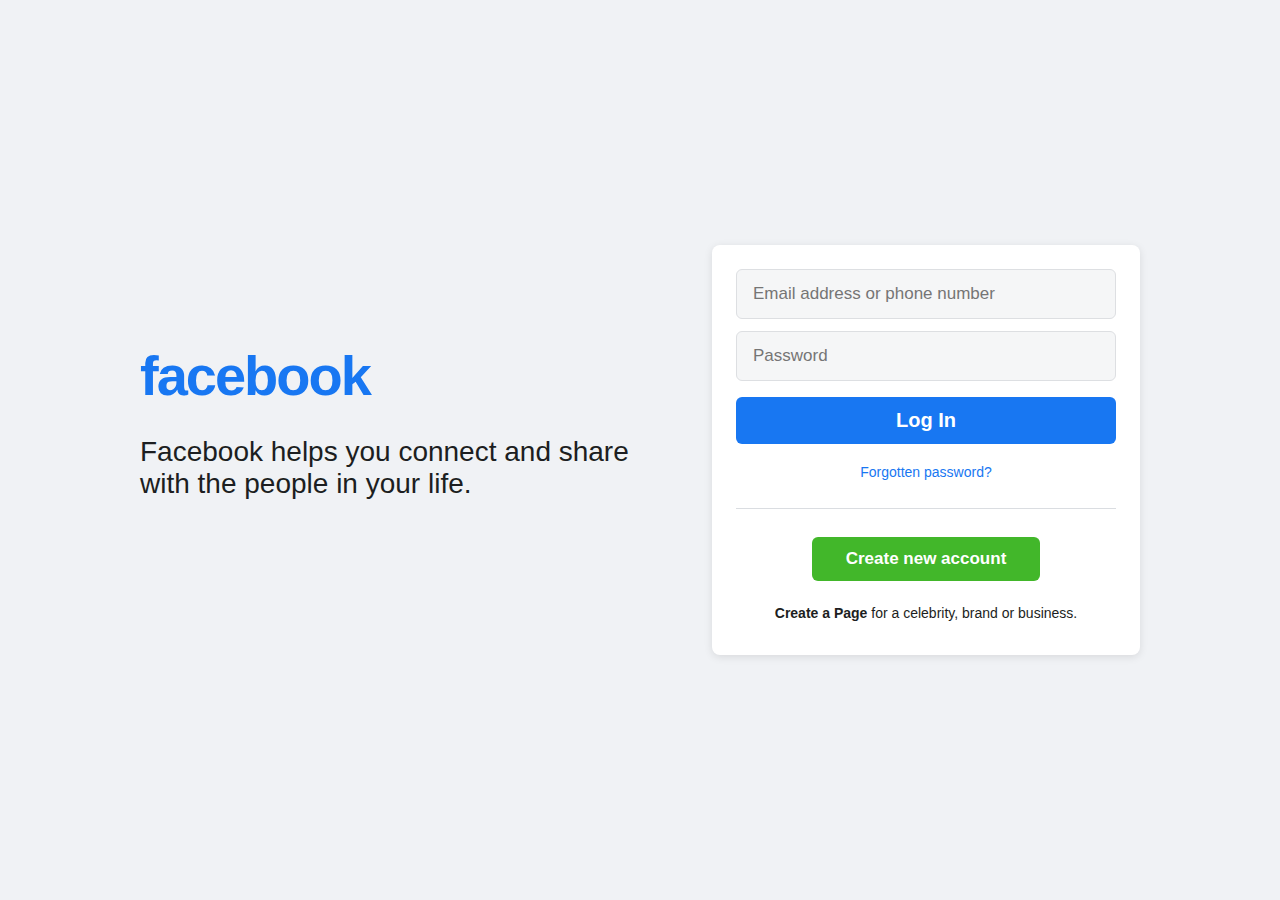
<file: Facebook/index.html>
<!DOCTYPE html>
<html lang="en">
<head>
    <meta charset="UTF-8">
    <meta name="viewport" content="width=device-width, initial-scale=1.0">
    <link rel="stylesheet" href="style.css">
    <title>Facebook – log in or sign up</title>
</head>
<body>
    <div class="fb-root">
        <div class="login-main">
            <div class="login-left">
                <h1>facebook</h1>
                <p>Facebook helps you connect and share<br>with the people in your life.</p>
            </div>
            <div class="login-right">
                <form class="login-form" autocomplete="off">
                    <input type="text" placeholder="Email address or phone number" required>
                    <input type="password" placeholder="Password" required>
                    <button type="submit" class="login-btn">Log In</button>
                    <a href="#" class="forgot-link">Forgotten password?</a>
                    <hr>
                    <a href="register.html" class="create-btn">Create new account</a>
                </form>
                <p class="create-page"><a href="#">Create a Page</a> for a celebrity, brand or business.</p>
            </div>
        </div>
    </div>
</body>
</html>
</file>
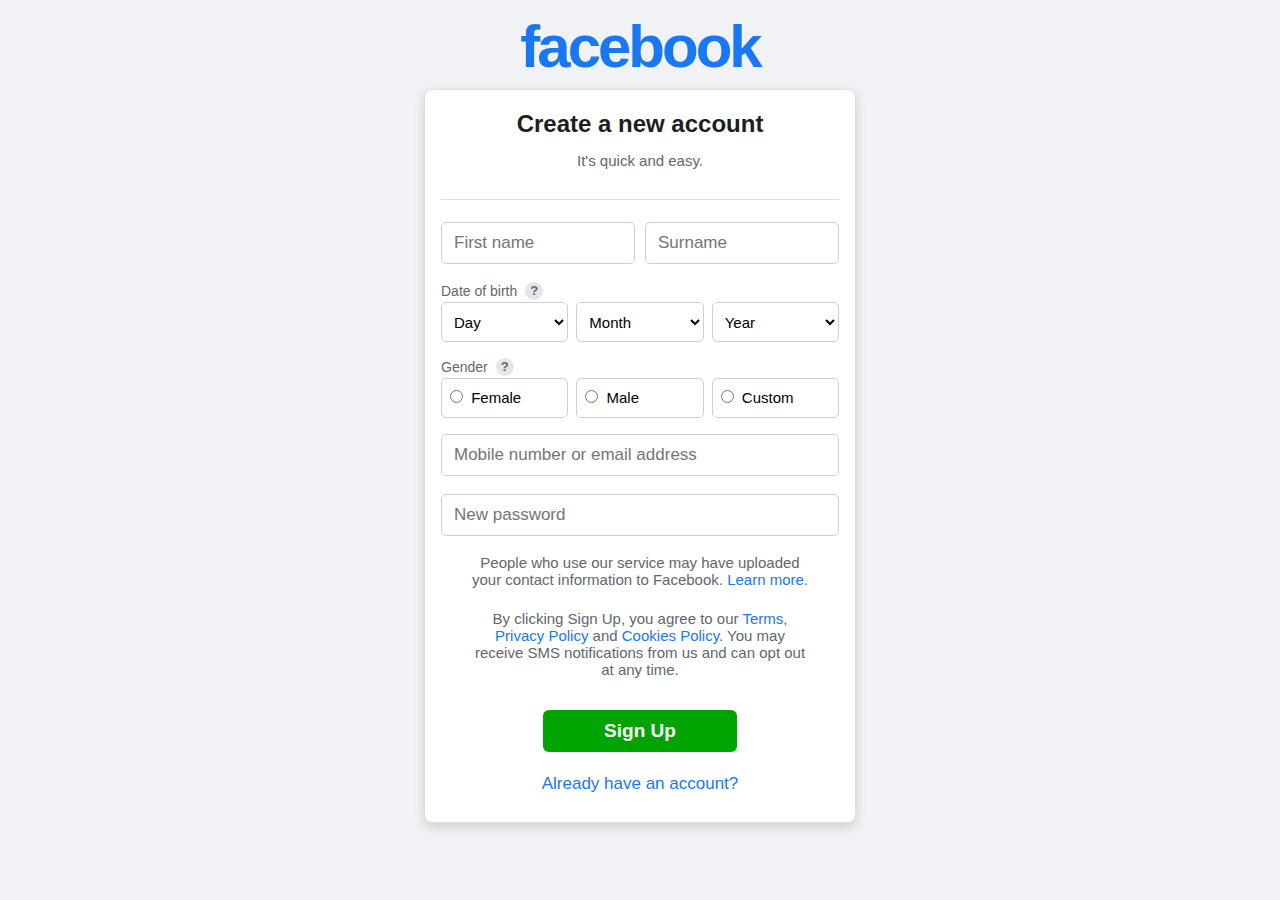
<file: Facebook/register.html>
<!DOCTYPE html>
<html lang="en">
<head>
    <meta charset="UTF-8">
    <meta name="viewport" content="width=device-width, initial-scale=1.0">
    <link rel="stylesheet" href="register.css">
    <title>Sign Up for Facebook</title>
</head>
<body>
    <div class="register-logo">
        <span class="fb-logo">facebook</span>
    </div>
    <div class="register-root">
        <form class="register-form" autocomplete="off">
            <h2>Create a new account</h2>
            <p>It's quick and easy.</p>
            <hr>
            <div class="register-names">
                <input type="text" placeholder="First name" required>
                <input type="text" placeholder="Surname" required>
            </div>
            <div class="register-row">
                <label for="dob-day" class="register-label">
                    Date of birth <span title="Click for more info" class="info-icon">?</span>
                </label>
                <div class="dob-selects">
                    <select id="dob-day" required>
                        <option value="">Day</option>
                        <script>
                            for(let i=1;i<=31;i++)document.write(`<option value="${i}">${i}</option>`);
                        </script>
                    </select>
                    <select id="dob-month" required>
                        <option value="">Month</option>
                        <option value="1">Jan</option>
                        <option value="2">Feb</option>
                        <option value="3">Mar</option>
                        <option value="4">Apr</option>
                        <option value="5">May</option>
                        <option value="6">Jun</option>
                        <option value="7">Jul</option>
                        <option value="8">Aug</option>
                        <option value="9">Sep</option>
                        <option value="10">Oct</option>
                        <option value="11">Nov</option>
                        <option value="12">Dec</option>
                    </select>
                    <select id="dob-year" required>
                        <option value="">Year</option>
                        <script>
                            for(let i=new Date().getFullYear();i>=1905;i--)document.write(`<option value="${i}">${i}</option>`);
                        </script>
                    </select>
                </div>
            </div>
            <div class="register-row">
                <label class="register-label">
                    Gender <span title="Click for more info" class="info-icon">?</span>
                </label>
                <div class="gender-selects">
                    <label class="gender-radio"><input type="radio" name="gender" required> Female</label>
                    <label class="gender-radio"><input type="radio" name="gender" required> Male</label>
                    <label class="gender-radio"><input type="radio" name="gender" required> Custom</label>
                </div>
            </div>
            <input type="text" placeholder="Mobile number or email address" required>
            <input type="password" placeholder="New password" required>
            <p class="register-info">
                People who use our service may have uploaded your contact information to Facebook. <a href="#">Learn more.</a>
            </p>
            <p class="register-terms">
                By clicking Sign Up, you agree to our <a href="#">Terms</a>, <a href="#">Privacy Policy</a> and <a href="#">Cookies Policy</a>. You may receive SMS notifications from us and can opt out at any time.
            </p>
            <button type="submit" class="signup-btn">Sign Up</button>
            <a href="index.html" class="back-login">Already have an account?</a>
        </form>
    </div>
</body>
</html>
</file>
<file: Facebook/style.css>
body {
    margin: 0;
    padding: 0;
    background: #f0f2f5;
    font-family: Helvetica, Arial, sans-serif;
}

.fb-root {
    width: 100vw;
    height: 100vh;
    display: flex;
    align-items: center;
    justify-content: center;
}

.login-main {
    display: flex;
    align-items: flex-start;
    justify-content: center;
    gap: 60px;
    max-width: 1000px;
    width: 100%;
}

.login-left {
    flex: 1;
    margin-top: 60px;
}

.login-left h1 {
    color: #1877f2;
    font-size: 56px;
    font-weight: bold;
    margin-bottom: 10px;
    letter-spacing: -2px;
}

.login-left p {
    font-size: 28px;
    line-height: 32px;
    color: #1c1e21;
}

.login-right {
    background: #fff;
    padding: 24px 24px 20px 24px;
    border-radius: 8px;
    box-shadow: 0 2px 8px rgba(0,0,0,0.1);
    min-width: 380px;
    display: flex;
    flex-direction: column;
    align-items: center;
}

.login-form {
    width: 100%;
    display: flex;
    flex-direction: column;
    gap: 12px;
}

.login-form input {
    padding: 14px 16px;
    font-size: 17px;
    border: 1px solid #dddfe2;
    border-radius: 6px;
    background: #f5f6f7;
    outline: none;
    transition: border 0.2s;
}

.login-form input:focus {
    border: 1.5px solid #1877f2;
    background: #fff;
}

.login-btn {
    background: #1877f2;
    color: #fff;
    font-size: 20px;
    font-weight: bold;
    border: none;
    border-radius: 6px;
    padding: 12px 0;
    cursor: pointer;
    margin-top: 4px;
    transition: background 0.2s;
}

.login-btn:hover {
    background: #166fe5;
}

.forgot-link {
    color: #1877f2;
    text-align: center;
    font-size: 14px;
    text-decoration: none;
    margin: 8px 0 0 0;
}

.forgot-link:hover {
    text-decoration: underline;
}

hr {
    border: none;
    border-top: 1px solid #dadde1;
    margin: 16px 0;
}

.create-btn {
    background: #42b72a;
    color: #fff;
    font-size: 17px;
    font-weight: bold;
    border: none;
    border-radius: 6px;
    padding: 12px 0;
    text-align: center;
    display: block;
    text-decoration: none;
    margin: 0 auto;
    width: 60%;
    transition: background 0.2s;
}

.create-btn:hover {
    background: #36a420;
}

.create-page {
    margin-top: 24px;
    font-size: 14px;
    color: #1c1e21;
    text-align: center;
}

.create-page a {
    color: #1c1e21;
    font-weight: bold;
    text-decoration: none;
}

.create-page a:hover {
    text-decoration: underline;
}

@media (max-width: 900px) {
    .login-main {
        flex-direction: column;
        align-items: center;
        gap: 20px;
    }
    .login-left {
        margin-top: 0;
        text-align: center;
    }
}
</file>
<file: Facebook/register.css>
* {
    padding: 0;
    margin: 0;
    box-sizing: border-box;
}


body {
    margin: 0;
    padding: 0;
    background: #f0f2f5;
    font-family: Arial, Helvetica, sans-serif;
}

.register-logo {
    width: 100%;
    text-align: center;
    margin-top: 12px;
    margin-bottom: 8px;
}

.fb-logo {
    color: #1877f2;
    font-size: 60px;
    font-weight: bold;
    font-family: 'Segoe UI', Helvetica, Arial, sans-serif;
    letter-spacing: -3px;
}

.register-root {
    min-height: calc(100vh - 100px);
    display: flex;
    align-items: flex-start;
    justify-content: center;
}

.register-form {
    background: #fff;
    padding: 20px 16px 28px 16px;
    border-radius: 8px;
    box-shadow: 0 4px 12px rgba(0,0,0,0.15);
    border: 1px solid #dddfe2;
    width: 432px;
    max-width: 95vw;
    display: flex;
    flex-direction: column;
    gap: 10px;
    align-items: stretch;
}

.register-form h2 {
    margin: 0 0 4px 0;
    font-size: 24px;
    color: #1c1e21;
    font-weight: bold;
    text-align: center;
}

.register-form p {
    margin: 0 0 12px 0;
    color: #606770;
    font-size: 15px;
    text-align: center;
}

hr {
    border: none;
    border-top: 1px solid #dadde1;
    margin: 8px 0 12px 0;
    width: 100%;
}

.register-names {
    display: flex;
    gap: 10px;
    width: 100%;
}

.register-names input {
    flex: 1;
    padding: 10px 12px;
    font-size: 17px;
    border: 1px solid #ccd0d5;
    border-radius: 5px;
    background: #fff;
    outline: none;
    transition: border 0.2s;
    margin-bottom: 0;
}

.register-row {
    display: flex;
    flex-direction: column;
    align-items: flex-start;
    margin-bottom: 6px;
    width: 100%;
}

.register-label {
    font-size: 14px;
    color: #606770;
    margin-bottom: 2px;
    font-weight: 500;
    display: flex;
    align-items: center;
    gap: 4px;
}

.info-icon {
    display: inline-block;
    background: #e4e6eb;
    color: #606770;
    border-radius: 50%;
    width: 18px;
    height: 18px;
    font-size: 13px;
    text-align: center;
    line-height: 18px;
    margin-left: 4px;
    cursor: pointer;
    font-weight: bold;
}

.dob-selects {
    display: flex;
    gap: 8px;
    width: 100%;
}

.dob-selects select {
    flex: 1;
    padding: 10px 8px;
    font-size: 15px;
    border: 1px solid #ccd0d5;
    border-radius: 5px;
    background: #fff;
    outline: none;
    transition: border 0.2s;
    height: 40px;
}

.dob-selects select:focus {
    border: 1.5px solid #1877f2;
    background: #f5f6f7;
}

.gender-selects {
    display: flex;
    gap: 8px;
    width: 100%;
}

.gender-radio {
    flex: 1;
    padding: 10px 8px;
    font-size: 15px;
    border: 1px solid #ccd0d5;
    border-radius: 5px;
    background: #fff;
    outline: none;
    transition: border 0.2s;
    height: 40px;
}

.gender-radio input[type="radio"] {
    margin-right: 4px;
}

.register-form input[type="text"],
.register-form input[type="password"] {
    padding: 10px 12px;
    font-size: 17px;
    border: 1px solid #ccd0d5;
    border-radius: 5px;
    background: #fff;
    outline: none;
    transition: border 0.2s;
    width: 100%;
    margin-bottom: 8px;
    box-sizing: border-box;
}

.register-form input:focus {
    border: 1.5px solid #1877f2;
    background: #f5f6f7;
}

.signup-btn {
    background: #00a400;
    color: #fff;
    font-size: 19px;
    font-weight: bold;
    border: none;
    border-radius: 6px;
    padding: 10px 0;

    text-align: center;
    margin-top: 10px;
    cursor: pointer;
    text-decoration: none;
    transition: background 0.2s;
    width: 194px;
    align-self: center;
}

.signup-btn:hover {
    background: #36a420;
}

.back-login {
    color: #1877f2;
    text-align: center;
    font-size: 17px;
    text-decoration: none;
    margin-top: 12px;
    width: 100%;
    display: block;
}

.back-login:hover {
    text-decoration: underline;
}

.register-info,
.register-terms {
    font-size: 11.5px;
    color: #777;
    margin: 0 0 6px 0;
    text-align: left;
    width: 85%;
    align-self: center;
}

.register-info a,
.register-terms a {
    color: #1877f2;
    text-decoration: none;
}

.register-info a:hover,
.register-terms a:hover {
    text-decoration: underline;
}

@media (max-width: 500px) {
    .register-form {
        width: 100vw;
        padding: 0 2vw;
    }
    .fb-logo {
        font-size: 36px;
    }
}
</file>
